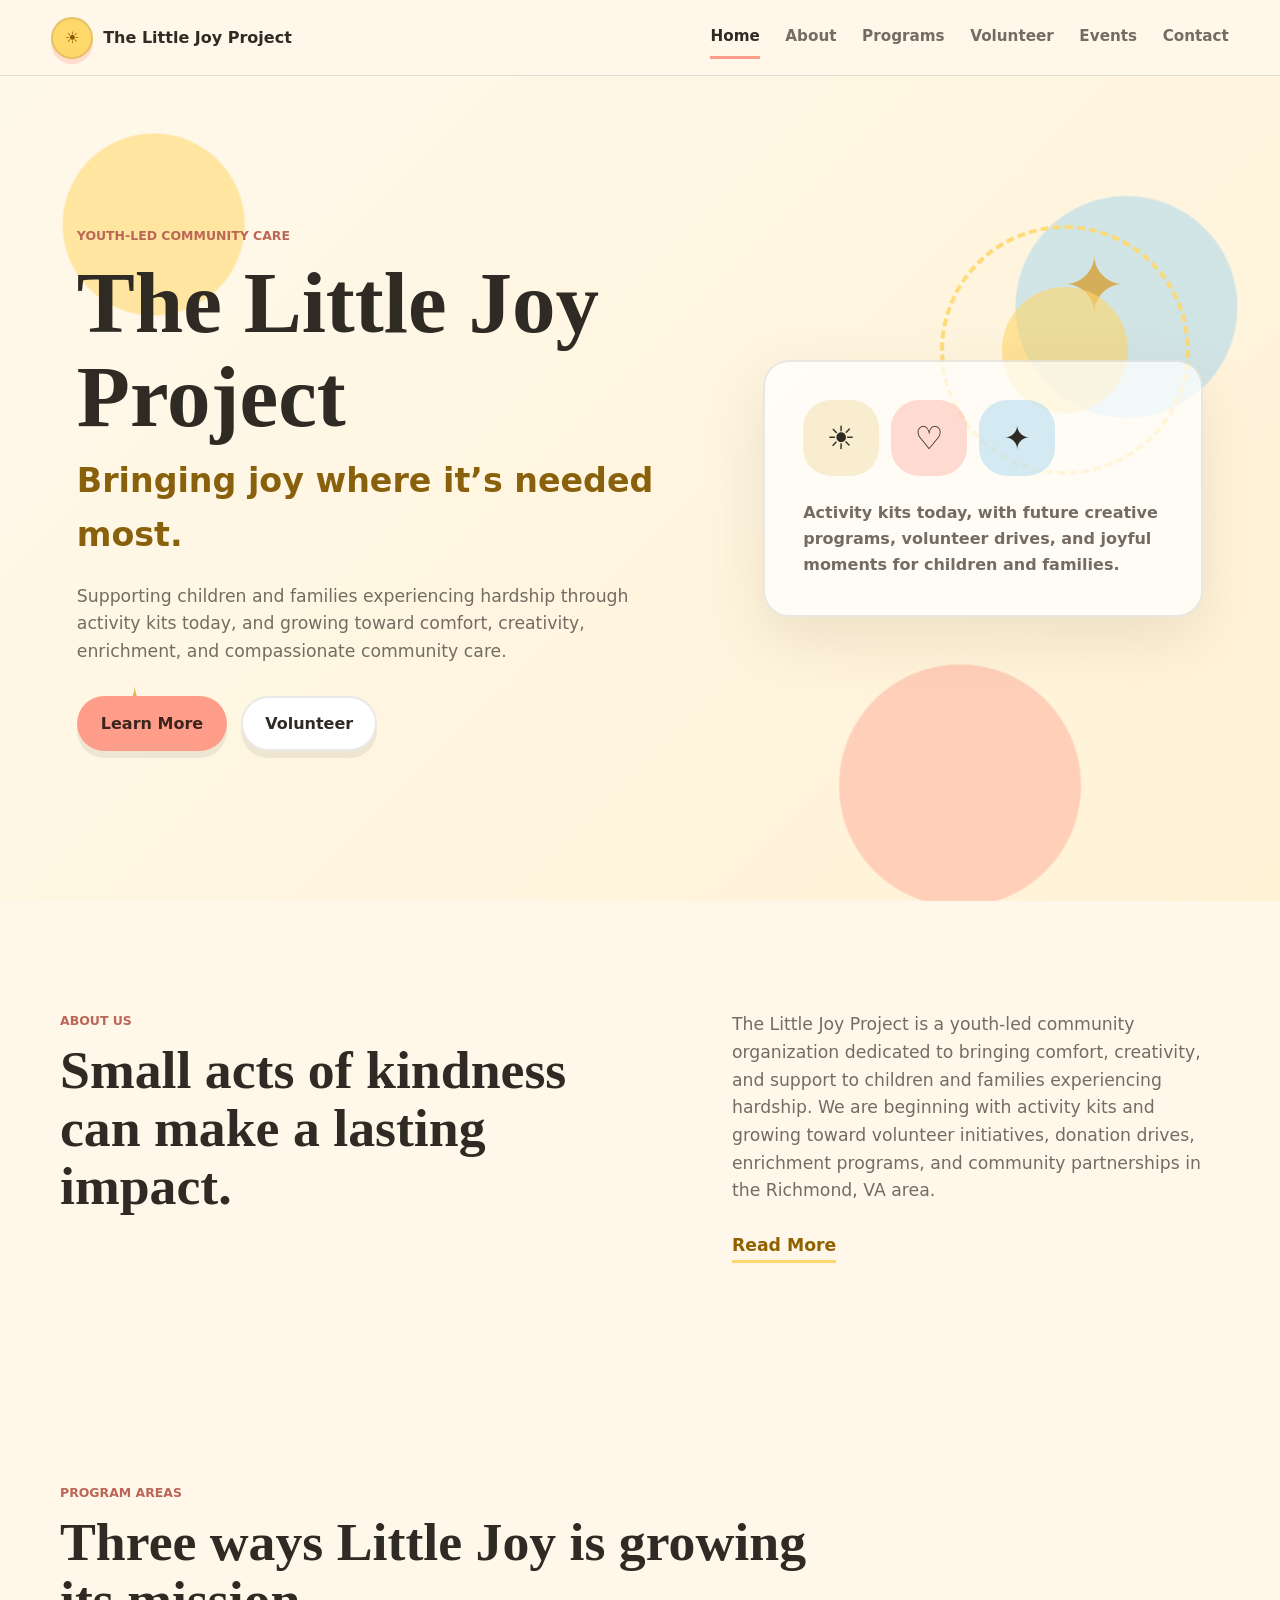
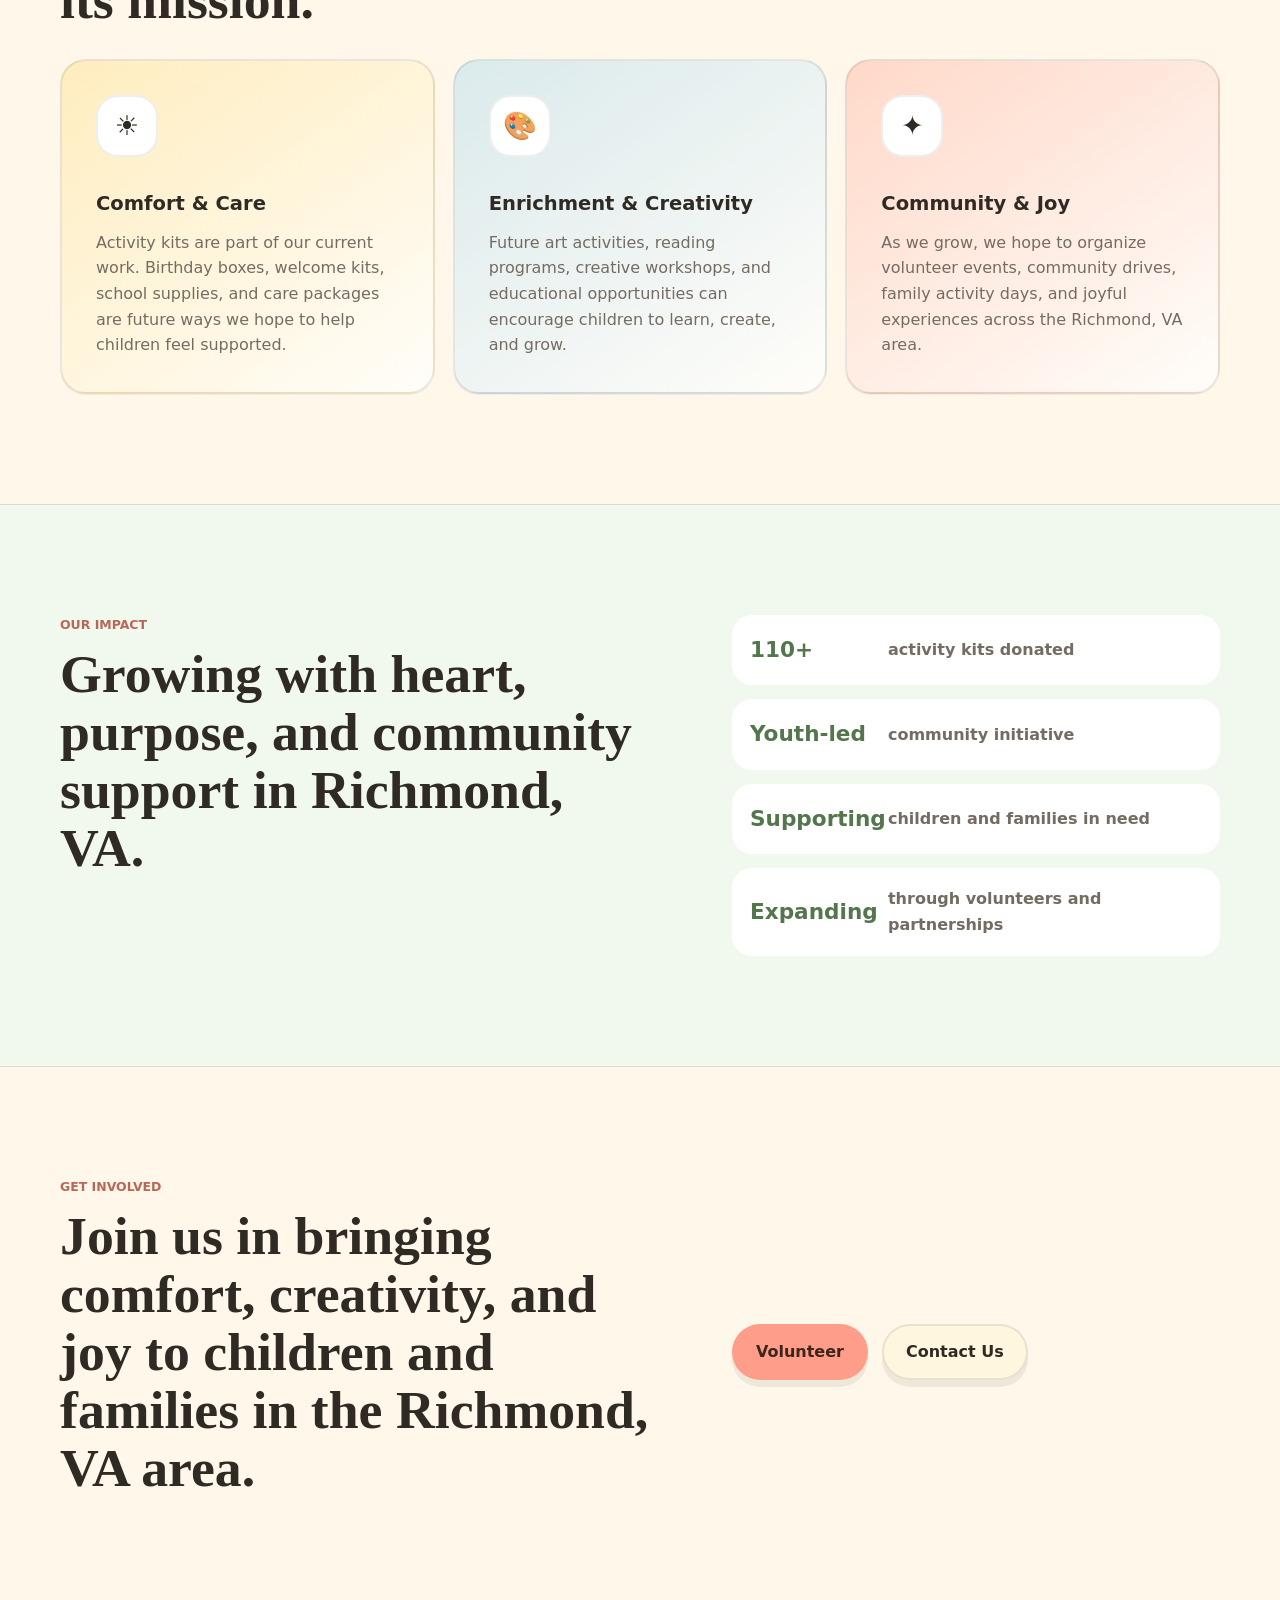
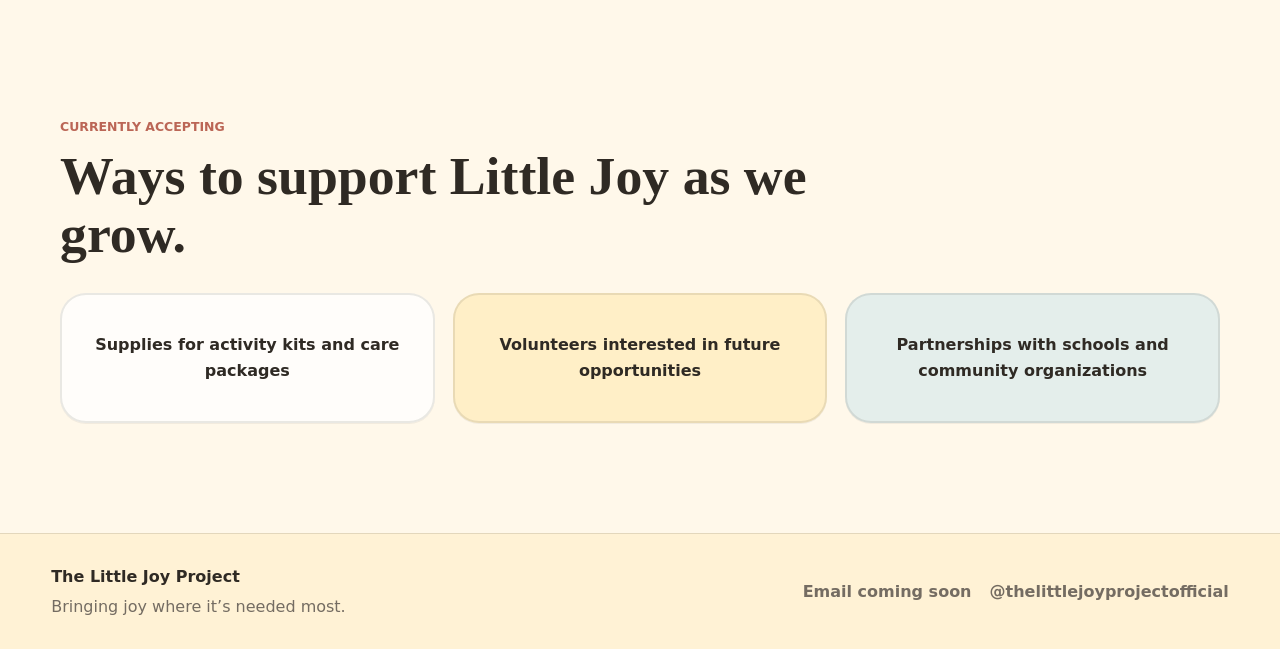
<file: index.html>
<!doctype html>
<html lang="en">
  <head>
    <meta charset="utf-8">
    <meta name="viewport" content="width=device-width, initial-scale=1">
    <title>The Little Joy Project</title>
    <meta
      name="description"
      content="The Little Joy Project supports children and families experiencing hardship through comfort, creativity, enrichment, and compassionate community care."
    >
    <link rel="stylesheet" href="styles.css">
  </head>
  <body>
    <header class="site-header">
      <a class="brand" href="index.html" aria-label="The Little Joy Project home">
        <span class="brand-mark" aria-hidden="true">☀</span>
        <span>The Little Joy Project</span>
      </a>
      <button class="menu-button" type="button" aria-expanded="false" aria-controls="site-nav">
        <span></span><span></span><span></span>
        <span class="sr-only">Menu</span>
      </button>
      <nav id="site-nav" class="site-nav" aria-label="Main navigation">
        <a class="active" href="index.html">Home</a>
        <a href="about.html">About</a>
        <a href="programs.html">Programs</a>
        <a href="volunteer.html">Volunteer</a>
        <a href="events.html">Events</a>
        <a href="contact.html">Contact</a>
      </nav>
    </header>

    <main>
      <section class="hero joy-field">
        <div class="sparkle sparkle-one">✦</div>
        <div class="sparkle sparkle-two">✧</div>
        <div class="sun-doodle" aria-hidden="true">
          <span></span>
        </div>
        <div class="hero-content">
          <p class="eyebrow">Youth-led community care</p>
          <h1>The Little Joy Project</h1>
          <p class="tagline">Bringing joy where it’s needed most.</p>
          <p class="hero-copy">
            Supporting children and families experiencing hardship through activity kits today, and
            growing toward comfort, creativity, enrichment, and compassionate community care.
          </p>
          <div class="hero-actions">
            <a class="button primary" href="about.html">Learn More</a>
            <a class="button secondary" href="volunteer.html">Volunteer</a>
          </div>
        </div>
        <div class="hero-card" aria-label="Little Joy Project values">
          <div class="mini-illustration">
            <span>☀</span>
            <span>♡</span>
            <span>✦</span>
          </div>
          <p>Activity kits today, with future creative programs, volunteer drives, and joyful moments for children and families.</p>
        </div>
      </section>

      <section class="section split">
        <div>
          <p class="eyebrow">About Us</p>
          <h2>Small acts of kindness can make a lasting impact.</h2>
        </div>
        <div class="copy-block">
          <p>
            The Little Joy Project is a youth-led community organization dedicated to bringing
            comfort, creativity, and support to children and families experiencing hardship. We are
            beginning with activity kits and growing toward volunteer initiatives, donation drives,
            enrichment programs, and community partnerships in the Richmond, VA area.
          </p>
          <a class="text-link" href="about.html">Read More</a>
        </div>
      </section>

      <section class="section">
        <div class="section-heading">
          <p class="eyebrow">Program Areas</p>
          <h2>Three ways Little Joy is growing its mission.</h2>
        </div>
        <div class="card-grid three">
          <article class="program-card yellow">
            <span class="card-icon" aria-hidden="true">☀</span>
            <h3>Comfort & Care</h3>
            <p>
              Activity kits are part of our current work. Birthday boxes, welcome kits, school
              supplies, and care packages are future ways we hope to help children feel supported.
            </p>
          </article>
          <article class="program-card blue">
            <span class="card-icon" aria-hidden="true">🎨</span>
            <h3>Enrichment & Creativity</h3>
            <p>
              Future art activities, reading programs, creative workshops, and educational
              opportunities can encourage children to learn, create, and grow.
            </p>
          </article>
          <article class="program-card coral">
            <span class="card-icon" aria-hidden="true">✦</span>
            <h3>Community & Joy</h3>
            <p>
              As we grow, we hope to organize volunteer events, community drives, family activity
              days, and joyful experiences across the Richmond, VA area.
            </p>
          </article>
        </div>
      </section>

      <section class="impact-band">
        <div class="section impact-grid">
          <div>
            <p class="eyebrow">Our Impact</p>
          <h2>Growing with heart, purpose, and community support in Richmond, VA.</h2>
          </div>
          <ul class="impact-list">
            <li><strong>110+</strong><span>activity kits donated</span></li>
            <li><strong>Youth-led</strong><span>community initiative</span></li>
            <li><strong>Supporting</strong><span>children and families in need</span></li>
            <li><strong>Expanding</strong><span>through volunteers and partnerships</span></li>
          </ul>
        </div>
      </section>

      <section class="section get-involved">
        <div>
          <p class="eyebrow">Get Involved</p>
          <h2>Join us in bringing comfort, creativity, and joy to children and families in the Richmond, VA area.</h2>
        </div>
        <div class="hero-actions">
          <a class="button primary" href="volunteer.html">Volunteer</a>
          <a class="button secondary light" href="contact.html">Contact Us</a>
        </div>
      </section>

      <section class="section accepting-panel">
        <div class="section-heading">
          <p class="eyebrow">Currently Accepting</p>
          <h2>Ways to support Little Joy as we grow.</h2>
        </div>
        <div class="card-grid three">
          <article class="mini-card">Supplies for activity kits and care packages</article>
          <article class="mini-card">Volunteers interested in future opportunities</article>
          <article class="mini-card">Partnerships with schools and community organizations</article>
        </div>
      </section>
    </main>

    <footer class="site-footer">
      <div>
        <strong>The Little Joy Project</strong>
        <p>Bringing joy where it’s needed most.</p>
      </div>
      <div class="footer-links">
        <span>Email coming soon</span>
        <a href="https://www.instagram.com/thelittlejoyprojectofficial/" target="_blank" rel="noreferrer">@thelittlejoyprojectofficial</a>
      </div>
    </footer>

    <script src="script.js"></script>
  </body>
</html>
</file>
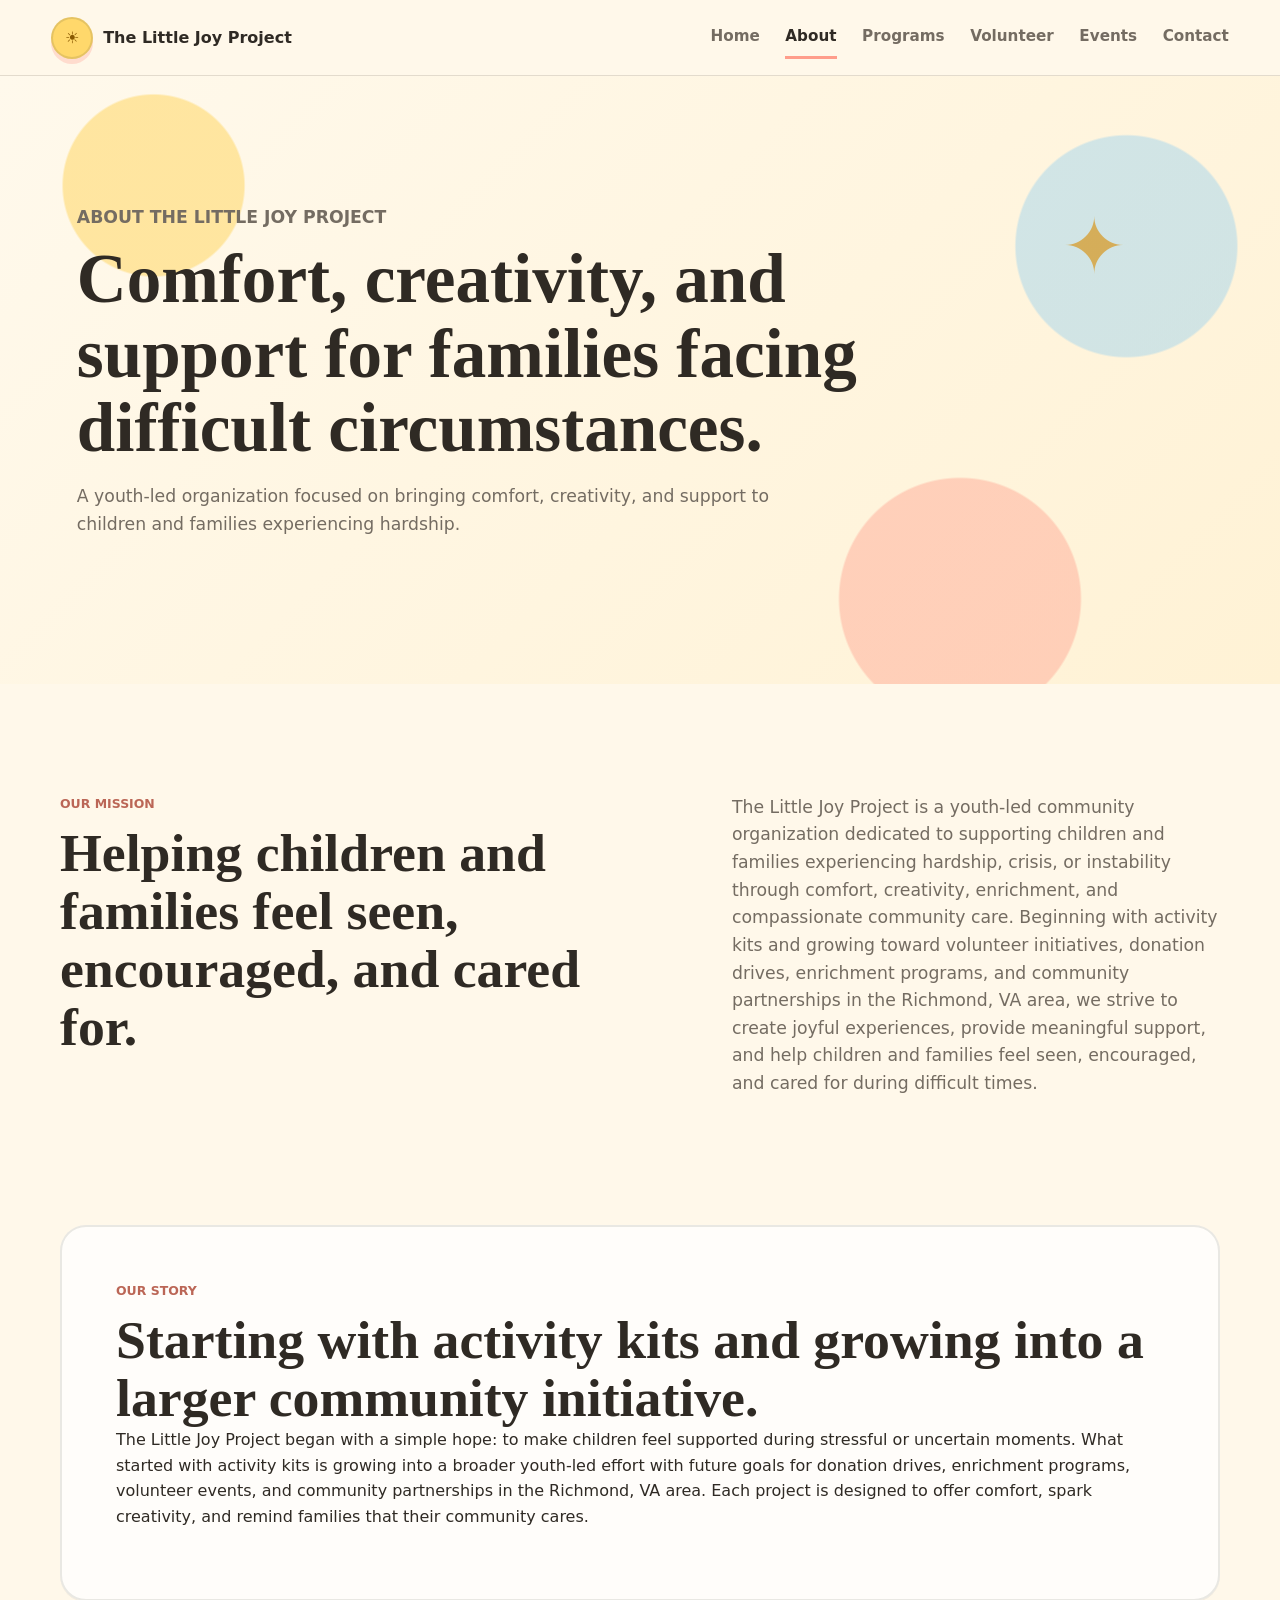
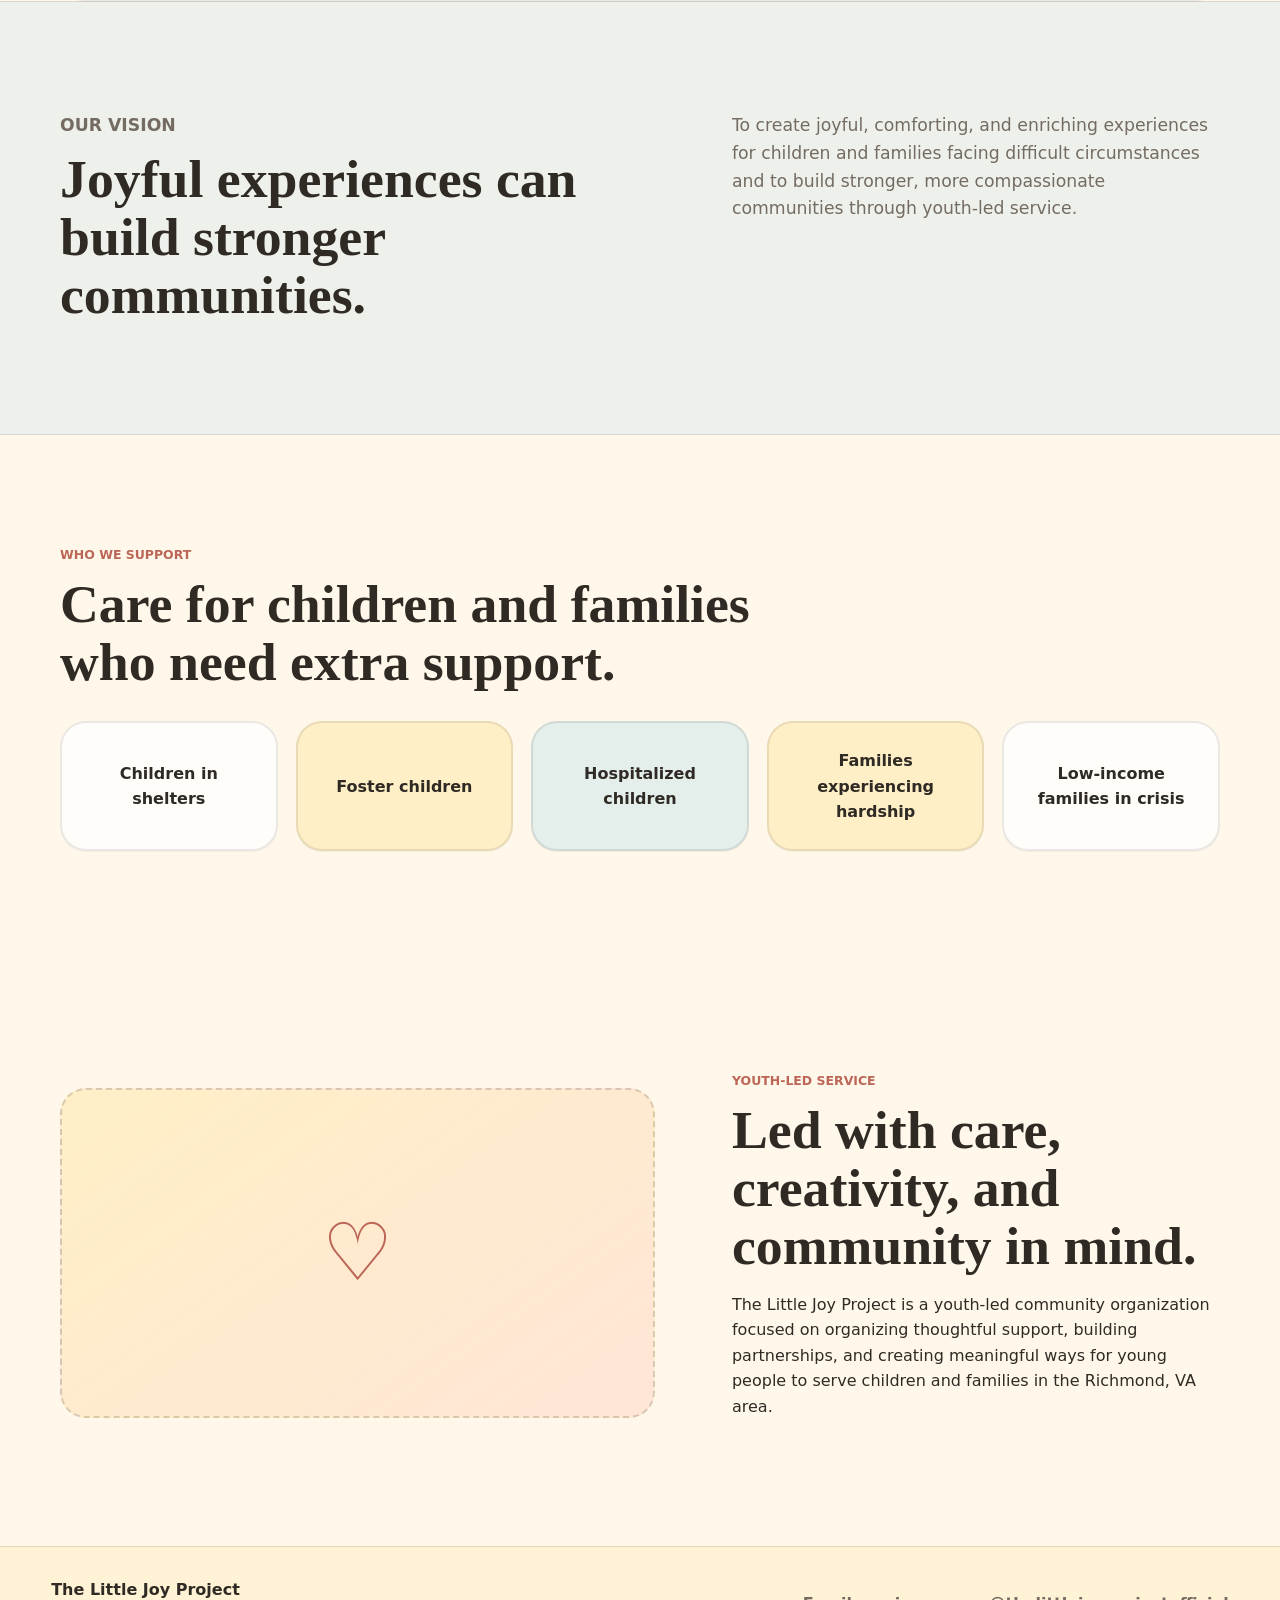
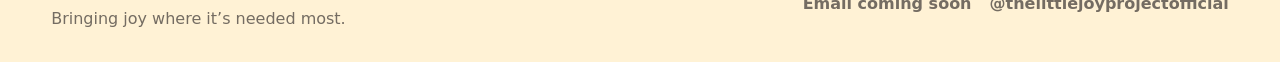
<file: about.html>
<!doctype html>
<html lang="en">
  <head>
    <meta charset="utf-8">
    <meta name="viewport" content="width=device-width, initial-scale=1">
    <title>About | The Little Joy Project</title>
    <meta name="description" content="Learn about The Little Joy Project, a youth-led organization supporting children and families experiencing hardship.">
    <link rel="stylesheet" href="styles.css">
  </head>
  <body>
    <header class="site-header">
      <a class="brand" href="index.html" aria-label="The Little Joy Project home"><span class="brand-mark">☀</span><span>The Little Joy Project</span></a>
      <button class="menu-button" type="button" aria-expanded="false" aria-controls="site-nav"><span></span><span></span><span></span><span class="sr-only">Menu</span></button>
      <nav id="site-nav" class="site-nav" aria-label="Main navigation">
        <a href="index.html">Home</a><a class="active" href="about.html">About</a><a href="programs.html">Programs</a><a href="volunteer.html">Volunteer</a><a href="events.html">Events</a><a href="contact.html">Contact</a>
      </nav>
    </header>
    <main>
      <section class="page-hero joy-field">
        <div class="sparkle sparkle-one">✦</div>
        <div class="page-hero-inner">
          <p class="eyebrow">About The Little Joy Project</p>
          <h1>Comfort, creativity, and support for families facing difficult circumstances.</h1>
          <p>A youth-led organization focused on bringing comfort, creativity, and support to children and families experiencing hardship.</p>
        </div>
      </section>

      <section class="section split">
        <div><p class="eyebrow">Our Mission</p><h2>Helping children and families feel seen, encouraged, and cared for.</h2></div>
        <div class="copy-block">
          <p>
            The Little Joy Project is a youth-led community organization dedicated to supporting
            children and families experiencing hardship, crisis, or instability through comfort,
            creativity, enrichment, and compassionate community care. Beginning with activity kits
            and growing toward volunteer initiatives, donation drives, enrichment programs, and
            community partnerships in the Richmond, VA area, we strive to create joyful experiences,
            provide meaningful support, and help children and families feel seen, encouraged, and
            cared for during difficult times.
          </p>
        </div>
      </section>

      <section class="section story-panel">
        <p class="eyebrow">Our Story</p>
        <h2>Starting with activity kits and growing into a larger community initiative.</h2>
        <p>
          The Little Joy Project began with a simple hope: to make children feel supported during
          stressful or uncertain moments. What started with activity kits is growing into a broader
          youth-led effort with future goals for donation drives, enrichment programs, volunteer
          events, and community partnerships in the Richmond, VA area. Each project is designed to
          offer comfort, spark creativity, and remind families that their community cares.
        </p>
      </section>

      <section class="section split soft-section">
        <div><p class="eyebrow">Our Vision</p><h2>Joyful experiences can build stronger communities.</h2></div>
        <p>
          To create joyful, comforting, and enriching experiences for children and families facing
          difficult circumstances and to build stronger, more compassionate communities through
          youth-led service.
        </p>
      </section>

      <section class="section">
        <div class="section-heading"><p class="eyebrow">Who We Support</p><h2>Care for children and families who need extra support.</h2></div>
        <div class="card-grid five">
          <article class="mini-card">Children in shelters</article>
          <article class="mini-card">Foster children</article>
          <article class="mini-card">Hospitalized children</article>
          <article class="mini-card">Families experiencing hardship</article>
          <article class="mini-card">Low-income families in crisis</article>
        </div>
      </section>

      <section class="section founder">
        <div class="founder-photo" aria-hidden="true">♡</div>
        <div>
          <p class="eyebrow">Youth-Led Service</p>
          <h2>Led with care, creativity, and community in mind.</h2>
          <p>
            The Little Joy Project is a youth-led community organization focused on organizing
            thoughtful support, building partnerships, and creating meaningful ways for young people
            to serve children and families in the Richmond, VA area.
          </p>
        </div>
      </section>
    </main>
    <footer class="site-footer"><div><strong>The Little Joy Project</strong><p>Bringing joy where it’s needed most.</p></div><div class="footer-links"><span>Email coming soon</span><a href="https://www.instagram.com/thelittlejoyprojectofficial/" target="_blank" rel="noreferrer">@thelittlejoyprojectofficial</a></div></footer>
    <script src="script.js"></script>
  </body>
</html>
</file>
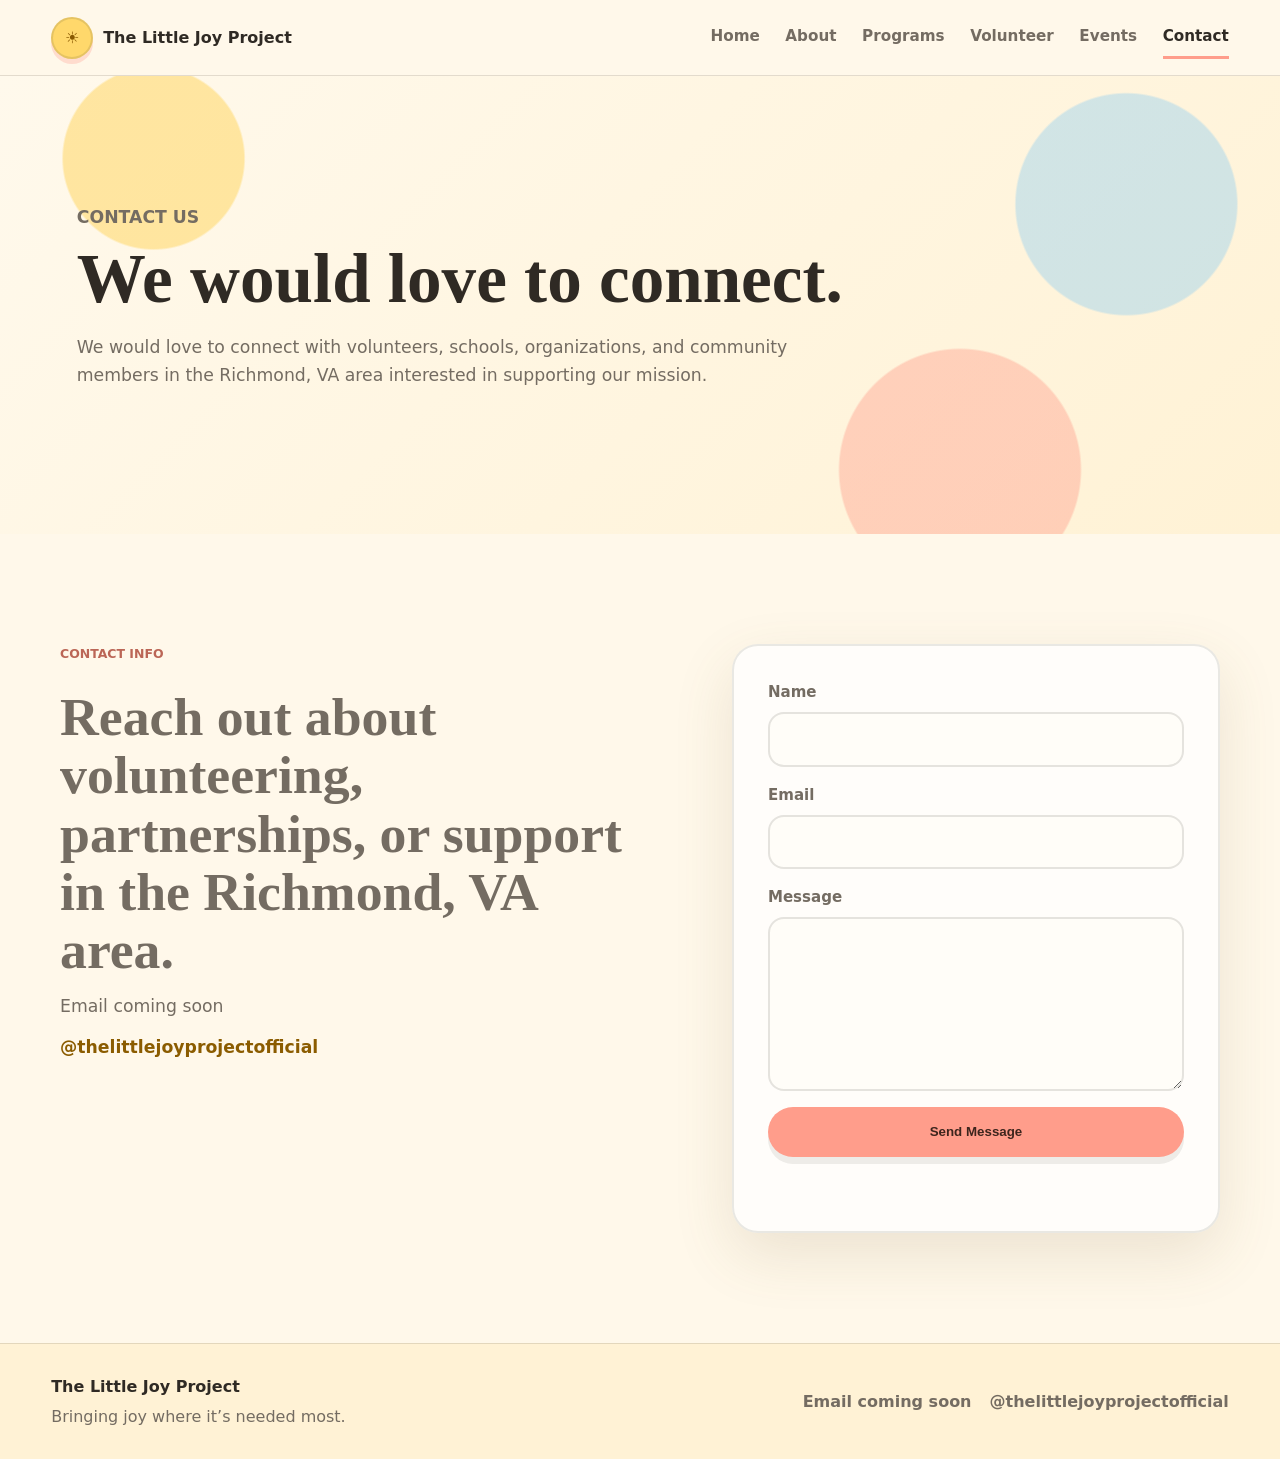
<file: contact.html>
<!doctype html>
<html lang="en">
  <head>
    <meta charset="utf-8">
    <meta name="viewport" content="width=device-width, initial-scale=1">
    <title>Contact | The Little Joy Project</title>
    <meta name="description" content="Contact The Little Joy Project about volunteering, partnerships, and community support.">
    <link rel="stylesheet" href="styles.css">
  </head>
  <body>
    <header class="site-header">
      <a class="brand" href="index.html" aria-label="The Little Joy Project home"><span class="brand-mark">☀</span><span>The Little Joy Project</span></a>
      <button class="menu-button" type="button" aria-expanded="false" aria-controls="site-nav"><span></span><span></span><span></span><span class="sr-only">Menu</span></button>
      <nav id="site-nav" class="site-nav" aria-label="Main navigation">
        <a href="index.html">Home</a><a href="about.html">About</a><a href="programs.html">Programs</a><a href="volunteer.html">Volunteer</a><a href="events.html">Events</a><a class="active" href="contact.html">Contact</a>
      </nav>
    </header>
    <main>
      <section class="page-hero joy-field">
        <div class="page-hero-inner">
          <p class="eyebrow">Contact Us</p>
          <h1>We would love to connect.</h1>
          <p>We would love to connect with volunteers, schools, organizations, and community members in the Richmond, VA area interested in supporting our mission.</p>
        </div>
      </section>
      <section class="section contact-layout">
        <div class="contact-info">
          <p class="eyebrow">Contact Info</p>
          <h2>Reach out about volunteering, partnerships, or support in the Richmond, VA area.</h2>
          <span>Email coming soon</span>
          <a href="https://www.instagram.com/thelittlejoyprojectofficial/" target="_blank" rel="noreferrer">@thelittlejoyprojectofficial</a>
        </div>
        <form class="contact-form" id="contact-form">
          <label>Name<input name="name" type="text" autocomplete="name" required></label>
          <label>Email<input name="email" type="email" autocomplete="email" required></label>
          <label>Message<textarea name="message" rows="6" required></textarea></label>
          <button class="button primary" type="submit">Send Message</button>
          <p class="form-status" role="status" aria-live="polite"></p>
        </form>
      </section>
    </main>
    <footer class="site-footer"><div><strong>The Little Joy Project</strong><p>Bringing joy where it’s needed most.</p></div><div class="footer-links"><span>Email coming soon</span><a href="https://www.instagram.com/thelittlejoyprojectofficial/" target="_blank" rel="noreferrer">@thelittlejoyprojectofficial</a></div></footer>
    <script src="script.js"></script>
  </body>
</html>
</file>
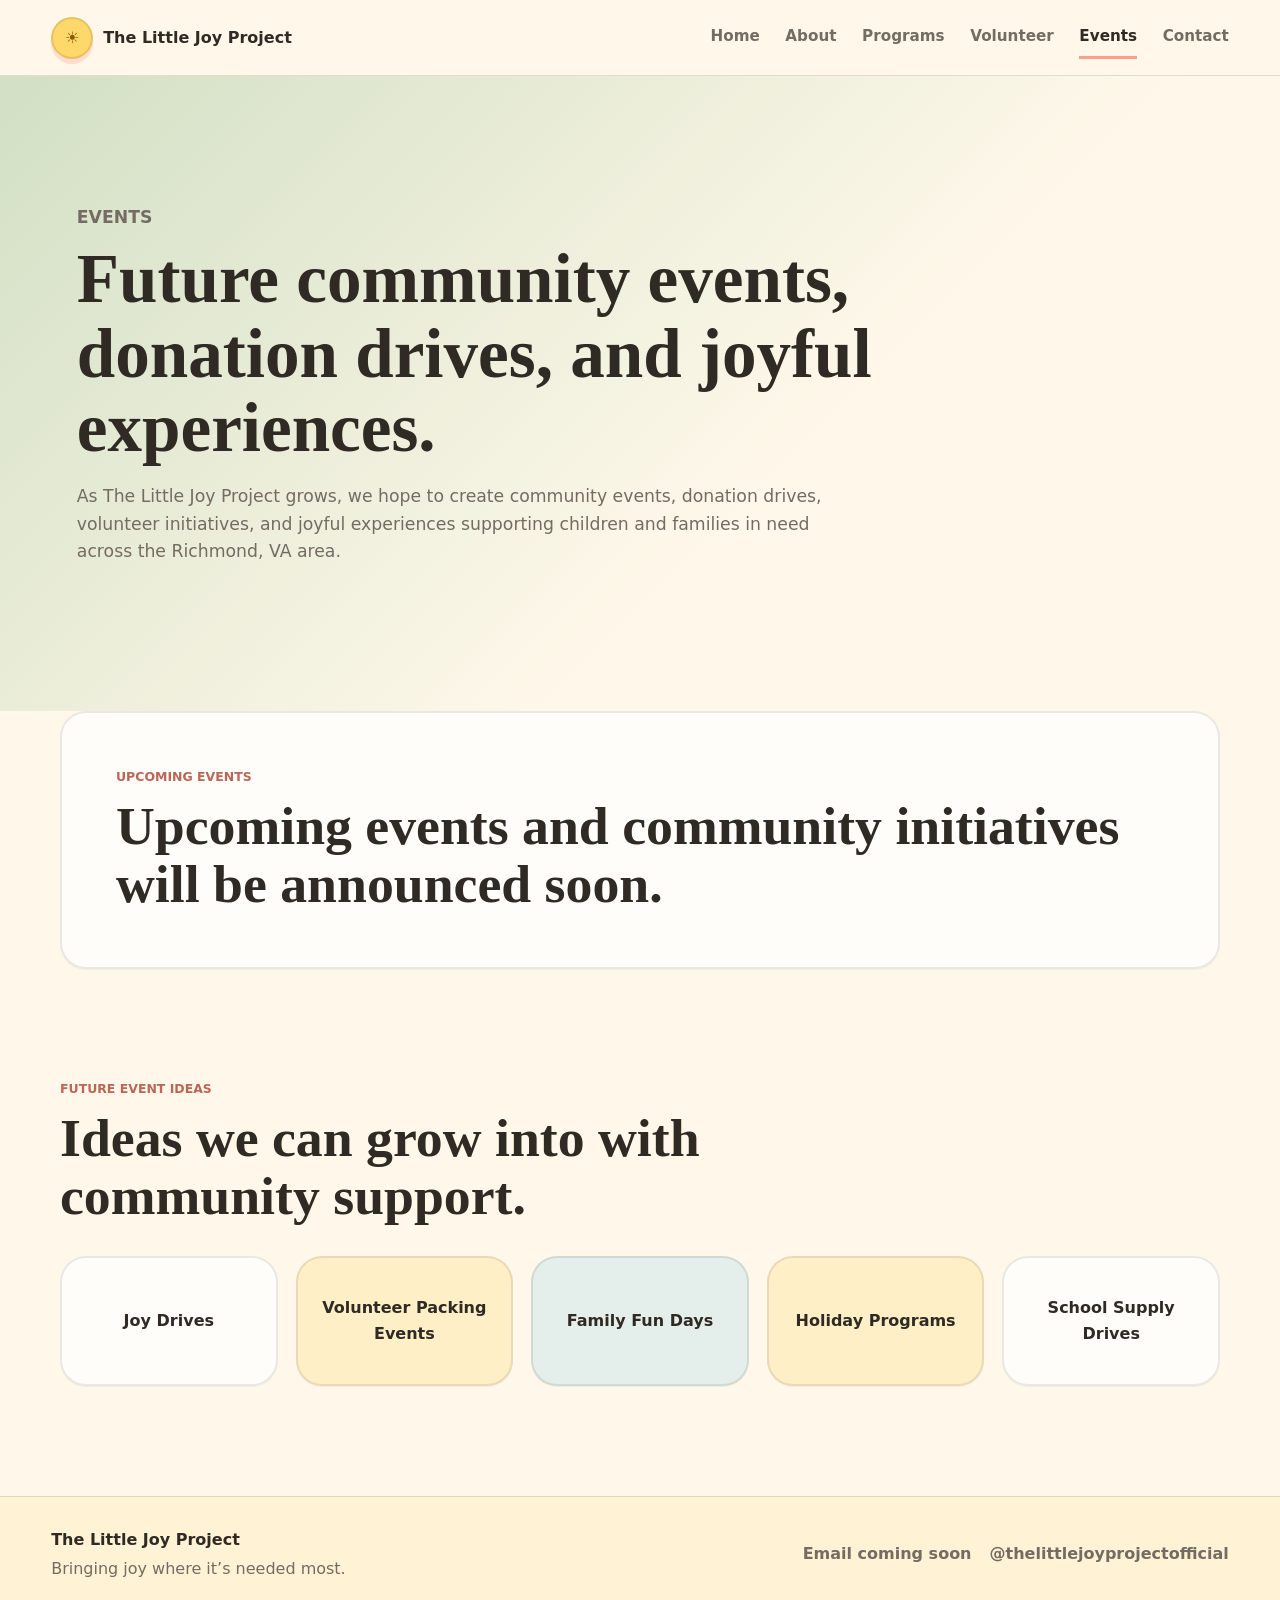
<file: events.html>
<!doctype html>
<html lang="en">
  <head>
    <meta charset="utf-8">
    <meta name="viewport" content="width=device-width, initial-scale=1">
    <title>Events | The Little Joy Project</title>
    <meta name="description" content="Future events, donation drives, volunteer initiatives, and joyful experiences from The Little Joy Project.">
    <link rel="stylesheet" href="styles.css">
  </head>
  <body>
    <header class="site-header">
      <a class="brand" href="index.html" aria-label="The Little Joy Project home"><span class="brand-mark">☀</span><span>The Little Joy Project</span></a>
      <button class="menu-button" type="button" aria-expanded="false" aria-controls="site-nav"><span></span><span></span><span></span><span class="sr-only">Menu</span></button>
      <nav id="site-nav" class="site-nav" aria-label="Main navigation">
        <a href="index.html">Home</a><a href="about.html">About</a><a href="programs.html">Programs</a><a href="volunteer.html">Volunteer</a><a class="active" href="events.html">Events</a><a href="contact.html">Contact</a>
      </nav>
    </header>
    <main>
      <section class="page-hero sage-wash">
        <div class="page-hero-inner">
          <p class="eyebrow">Events</p>
          <h1>Future community events, donation drives, and joyful experiences.</h1>
          <p>As The Little Joy Project grows, we hope to create community events, donation drives, volunteer initiatives, and joyful experiences supporting children and families in need across the Richmond, VA area.</p>
        </div>
      </section>
      <section class="section upcoming">
        <p class="eyebrow">Upcoming Events</p>
        <h2>Upcoming events and community initiatives will be announced soon.</h2>
      </section>
      <section class="section">
        <div class="section-heading"><p class="eyebrow">Future Event Ideas</p><h2>Ideas we can grow into with community support.</h2></div>
        <div class="card-grid five">
          <article class="mini-card">Joy Drives</article>
          <article class="mini-card">Volunteer Packing Events</article>
          <article class="mini-card">Family Fun Days</article>
          <article class="mini-card">Holiday Programs</article>
          <article class="mini-card">School Supply Drives</article>
        </div>
      </section>
    </main>
    <footer class="site-footer"><div><strong>The Little Joy Project</strong><p>Bringing joy where it’s needed most.</p></div><div class="footer-links"><span>Email coming soon</span><a href="https://www.instagram.com/thelittlejoyprojectofficial/" target="_blank" rel="noreferrer">@thelittlejoyprojectofficial</a></div></footer>
    <script src="script.js"></script>
  </body>
</html>
</file>
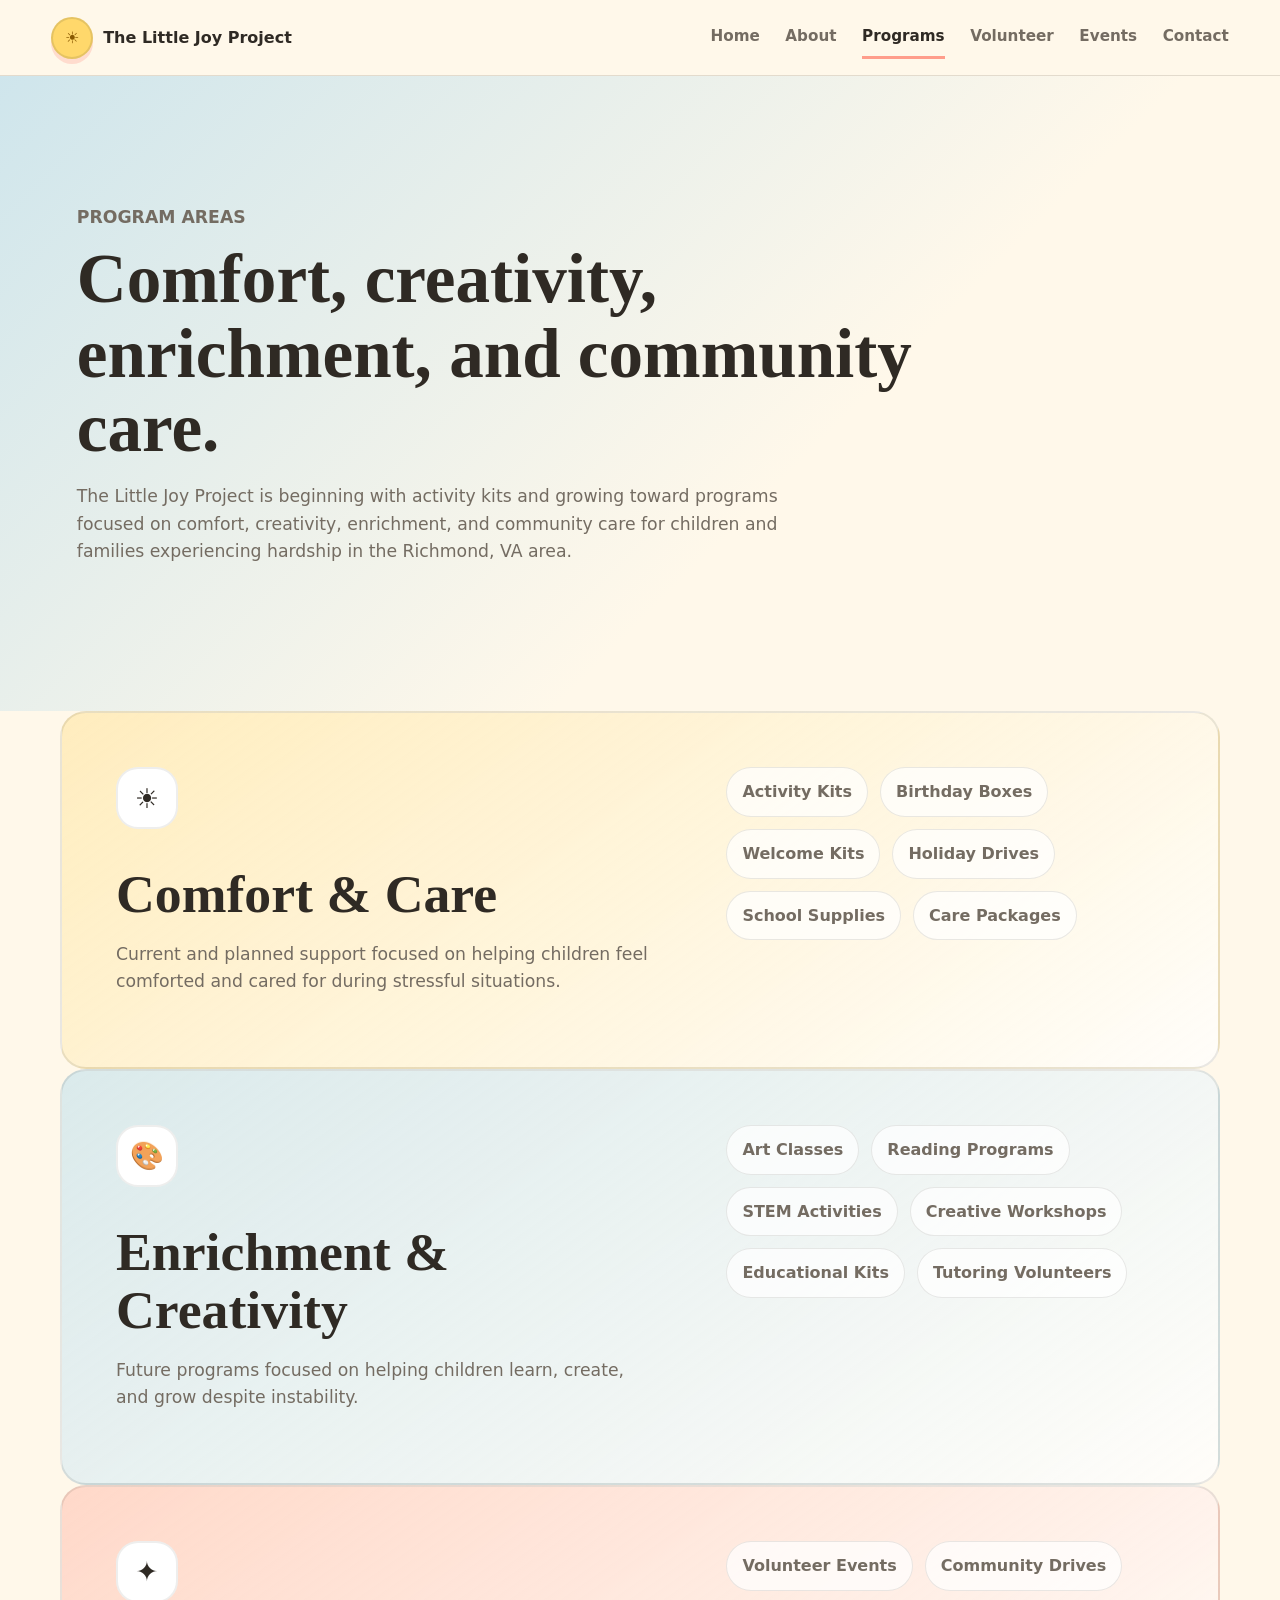
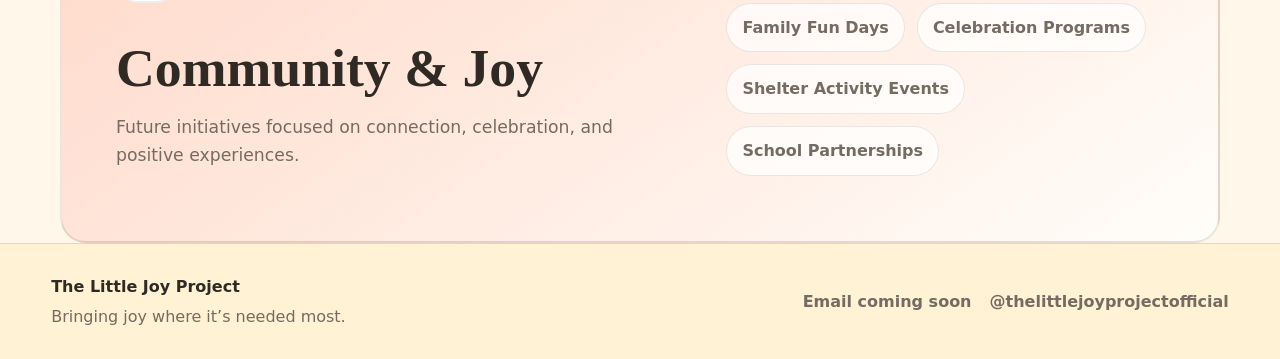
<file: programs.html>
<!doctype html>
<html lang="en">
  <head>
    <meta charset="utf-8">
    <meta name="viewport" content="width=device-width, initial-scale=1">
    <title>Programs | The Little Joy Project</title>
    <meta name="description" content="Explore The Little Joy Project program areas and future initiatives for comfort, creativity, enrichment, and community care.">
    <link rel="stylesheet" href="styles.css">
  </head>
  <body>
    <header class="site-header">
      <a class="brand" href="index.html" aria-label="The Little Joy Project home"><span class="brand-mark">☀</span><span>The Little Joy Project</span></a>
      <button class="menu-button" type="button" aria-expanded="false" aria-controls="site-nav"><span></span><span></span><span></span><span class="sr-only">Menu</span></button>
      <nav id="site-nav" class="site-nav" aria-label="Main navigation">
        <a href="index.html">Home</a><a href="about.html">About</a><a class="active" href="programs.html">Programs</a><a href="volunteer.html">Volunteer</a><a href="events.html">Events</a><a href="contact.html">Contact</a>
      </nav>
    </header>
    <main>
      <section class="page-hero blue-wash">
        <div class="page-hero-inner">
          <p class="eyebrow">Program Areas</p>
          <h1>Comfort, creativity, enrichment, and community care.</h1>
          <p>The Little Joy Project is beginning with activity kits and growing toward programs focused on comfort, creativity, enrichment, and community care for children and families experiencing hardship in the Richmond, VA area.</p>
        </div>
      </section>
      <section class="section program-detail yellow">
        <div><span class="card-icon">☀</span><h2>Comfort & Care</h2><p>Current and planned support focused on helping children feel comforted and cared for during stressful situations.</p></div>
        <ul class="pill-list"><li>Activity Kits</li><li>Birthday Boxes</li><li>Welcome Kits</li><li>Holiday Drives</li><li>School Supplies</li><li>Care Packages</li></ul>
      </section>
      <section class="section program-detail blue">
        <div><span class="card-icon">🎨</span><h2>Enrichment & Creativity</h2><p>Future programs focused on helping children learn, create, and grow despite instability.</p></div>
        <ul class="pill-list"><li>Art Classes</li><li>Reading Programs</li><li>STEM Activities</li><li>Creative Workshops</li><li>Educational Kits</li><li>Tutoring Volunteers</li></ul>
      </section>
      <section class="section program-detail coral">
        <div><span class="card-icon">✦</span><h2>Community & Joy</h2><p>Future initiatives focused on connection, celebration, and positive experiences.</p></div>
        <ul class="pill-list"><li>Volunteer Events</li><li>Community Drives</li><li>Family Fun Days</li><li>Celebration Programs</li><li>Shelter Activity Events</li><li>School Partnerships</li></ul>
      </section>
    </main>
    <footer class="site-footer"><div><strong>The Little Joy Project</strong><p>Bringing joy where it’s needed most.</p></div><div class="footer-links"><span>Email coming soon</span><a href="https://www.instagram.com/thelittlejoyprojectofficial/" target="_blank" rel="noreferrer">@thelittlejoyprojectofficial</a></div></footer>
    <script src="script.js"></script>
  </body>
</html>
</file>
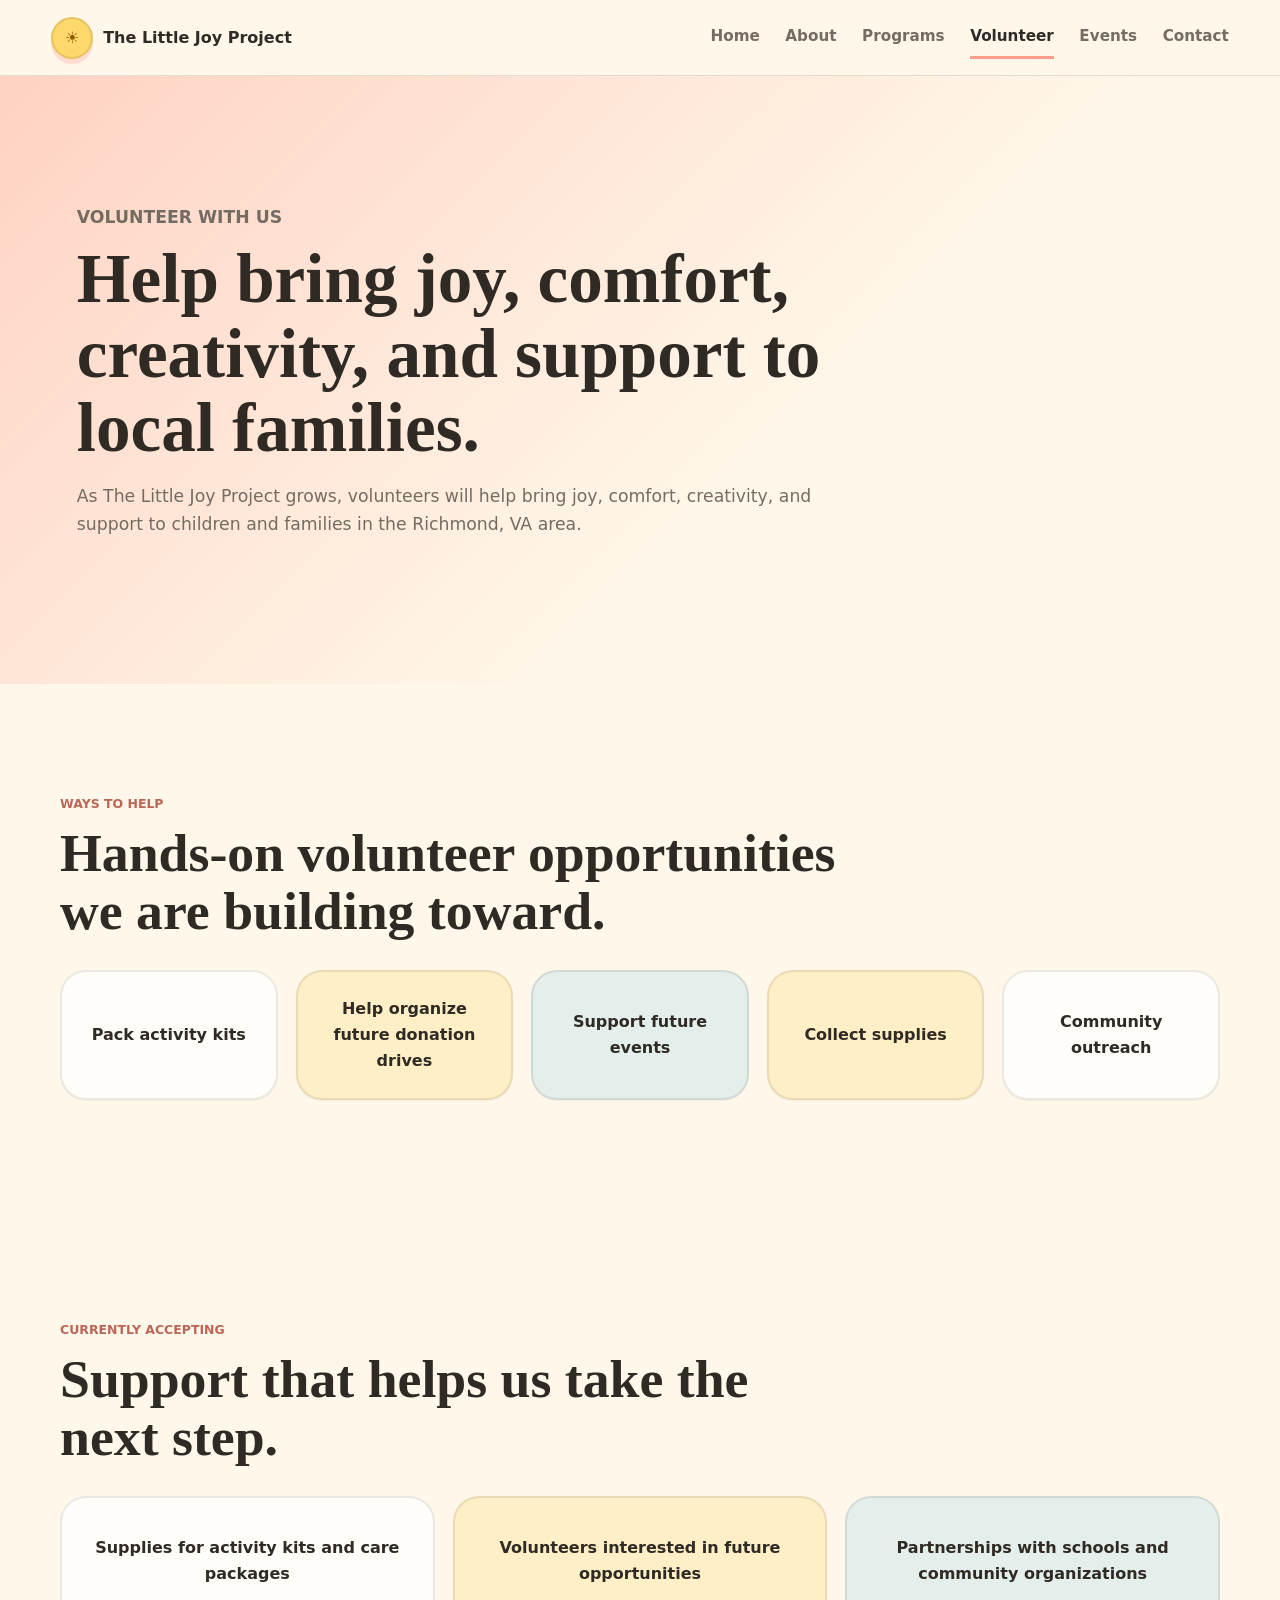
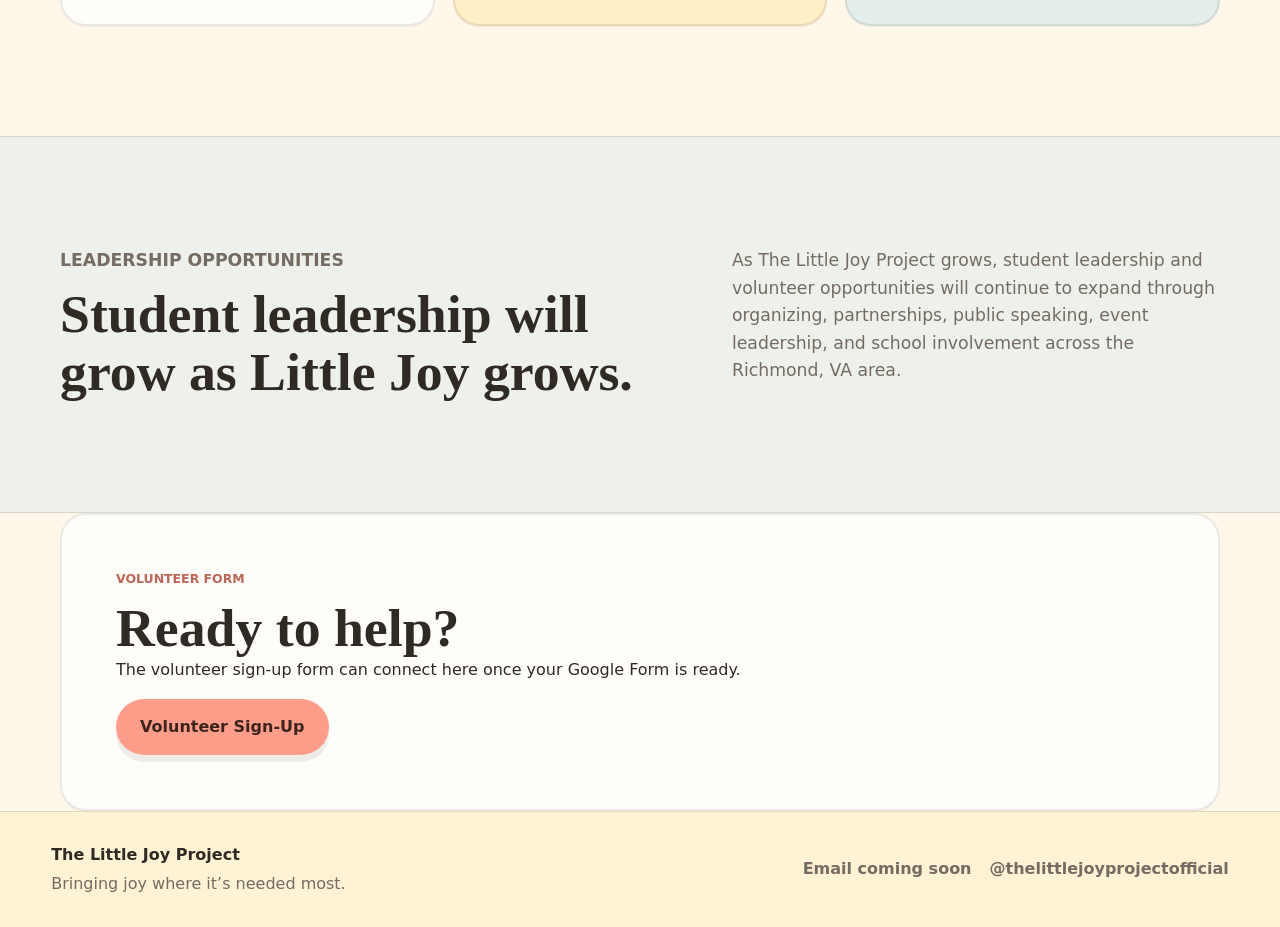
<file: volunteer.html>
<!doctype html>
<html lang="en">
  <head>
    <meta charset="utf-8">
    <meta name="viewport" content="width=device-width, initial-scale=1">
    <title>Volunteer | The Little Joy Project</title>
    <meta name="description" content="Volunteer with The Little Joy Project as it grows support for children and families through comfort, creativity, and community care.">
    <link rel="stylesheet" href="styles.css">
  </head>
  <body>
    <header class="site-header">
      <a class="brand" href="index.html" aria-label="The Little Joy Project home"><span class="brand-mark">☀</span><span>The Little Joy Project</span></a>
      <button class="menu-button" type="button" aria-expanded="false" aria-controls="site-nav"><span></span><span></span><span></span><span class="sr-only">Menu</span></button>
      <nav id="site-nav" class="site-nav" aria-label="Main navigation">
        <a href="index.html">Home</a><a href="about.html">About</a><a href="programs.html">Programs</a><a class="active" href="volunteer.html">Volunteer</a><a href="events.html">Events</a><a href="contact.html">Contact</a>
      </nav>
    </header>
    <main>
      <section class="page-hero coral-wash">
        <div class="page-hero-inner">
          <p class="eyebrow">Volunteer With Us</p>
          <h1>Help bring joy, comfort, creativity, and support to local families.</h1>
          <p>As The Little Joy Project grows, volunteers will help bring joy, comfort, creativity, and support to children and families in the Richmond, VA area.</p>
        </div>
      </section>
      <section class="section">
        <div class="section-heading"><p class="eyebrow">Ways To Help</p><h2>Hands-on volunteer opportunities we are building toward.</h2></div>
        <div class="card-grid five">
          <article class="mini-card">Pack activity kits</article>
          <article class="mini-card">Help organize future donation drives</article>
          <article class="mini-card">Support future events</article>
          <article class="mini-card">Collect supplies</article>
          <article class="mini-card">Community outreach</article>
        </div>
      </section>
      <section class="section accepting-panel">
        <div class="section-heading"><p class="eyebrow">Currently Accepting</p><h2>Support that helps us take the next step.</h2></div>
        <div class="card-grid three">
          <article class="mini-card">Supplies for activity kits and care packages</article>
          <article class="mini-card">Volunteers interested in future opportunities</article>
          <article class="mini-card">Partnerships with schools and community organizations</article>
        </div>
      </section>
      <section class="section split soft-section">
        <div><p class="eyebrow">Leadership Opportunities</p><h2>Student leadership will grow as Little Joy grows.</h2></div>
        <p>As The Little Joy Project grows, student leadership and volunteer opportunities will continue to expand through organizing, partnerships, public speaking, event leadership, and school involvement across the Richmond, VA area.</p>
      </section>
      <section class="section sign-up-panel">
        <p class="eyebrow">Volunteer Form</p>
        <h2>Ready to help?</h2>
        <p>The volunteer sign-up form can connect here once your Google Form is ready.</p>
        <a class="button primary" href="contact.html">Volunteer Sign-Up</a>
      </section>
    </main>
    <footer class="site-footer"><div><strong>The Little Joy Project</strong><p>Bringing joy where it’s needed most.</p></div><div class="footer-links"><span>Email coming soon</span><a href="https://www.instagram.com/thelittlejoyprojectofficial/" target="_blank" rel="noreferrer">@thelittlejoyprojectofficial</a></div></footer>
    <script src="script.js"></script>
  </body>
</html>
</file>
<file: styles.css>
:root {
  --ink: #2f2a24;
  --muted: #746c62;
  --cream: #fff8ea;
  --cream-deep: #f9edcf;
  --yellow: #ffd86b;
  --blue: #9fd3ee;
  --coral: #ff9d8b;
  --sage: #a8c9a1;
  --white: #ffffff;
  --line: rgba(101, 88, 72, 0.18);
  --shadow: 0 22px 60px rgba(122, 98, 54, 0.14);
  --radius: 26px;
}

* {
  box-sizing: border-box;
}

html {
  scroll-behavior: smooth;
}

body {
  margin: 0;
  background: var(--cream);
  color: var(--ink);
  font-family: "Trebuchet MS", "Avenir Next", ui-sans-serif, system-ui, sans-serif;
  line-height: 1.6;
}

a {
  color: inherit;
  text-decoration: none;
}

.sr-only {
  position: absolute;
  width: 1px;
  height: 1px;
  padding: 0;
  margin: -1px;
  overflow: hidden;
  clip: rect(0, 0, 0, 0);
  white-space: nowrap;
  border: 0;
}

.site-header {
  position: sticky;
  top: 0;
  z-index: 20;
  display: flex;
  align-items: center;
  justify-content: space-between;
  gap: 20px;
  padding: 16px clamp(18px, 4vw, 58px);
  background: rgba(255, 248, 234, 0.9);
  border-bottom: 1px solid var(--line);
  backdrop-filter: blur(18px);
}

.brand {
  display: inline-flex;
  align-items: center;
  gap: 10px;
  font-weight: 900;
  color: var(--ink);
}

.brand-mark {
  display: grid;
  place-items: center;
  width: 42px;
  height: 42px;
  border: 2px solid rgba(47, 42, 36, 0.12);
  border-radius: 50%;
  background: var(--yellow);
  color: #8a5a00;
  box-shadow: 0 5px 0 rgba(255, 157, 139, 0.3);
}

.site-nav {
  display: flex;
  align-items: center;
  gap: clamp(12px, 2vw, 26px);
  color: var(--muted);
  font-size: 0.95rem;
  font-weight: 800;
}

.site-nav a {
  padding: 8px 0;
  border-bottom: 3px solid transparent;
}

.site-nav a:hover,
.site-nav a.active {
  color: var(--ink);
  border-color: var(--coral);
}

.menu-button {
  display: none;
}

.joy-field {
  background:
    radial-gradient(circle at 12% 18%, rgba(255, 216, 107, 0.58) 0 90px, transparent 92px),
    radial-gradient(circle at 88% 28%, rgba(159, 211, 238, 0.48) 0 110px, transparent 112px),
    radial-gradient(circle at 75% 86%, rgba(255, 157, 139, 0.42) 0 120px, transparent 122px),
    linear-gradient(135deg, #fff9ec, #fff2d5);
}

.blue-wash {
  background: linear-gradient(135deg, rgba(159, 211, 238, 0.5), #fff8ea 62%);
}

.coral-wash {
  background: linear-gradient(135deg, rgba(255, 157, 139, 0.42), #fff8ea 62%);
}

.sage-wash {
  background: linear-gradient(135deg, rgba(168, 201, 161, 0.52), #fff8ea 62%);
}

.hero {
  position: relative;
  display: grid;
  grid-template-columns: minmax(0, 1fr) minmax(260px, 440px);
  align-items: center;
  gap: clamp(28px, 6vw, 78px);
  min-height: calc(100vh - 75px);
  padding: clamp(42px, 6vw, 86px) clamp(18px, 6vw, 84px);
  overflow: hidden;
}

.hero-content,
.page-hero-inner {
  position: relative;
  z-index: 2;
  max-width: 850px;
}

.eyebrow {
  margin: 0 0 10px;
  color: #bb6656;
  font-size: 0.78rem;
  font-weight: 900;
  letter-spacing: 0;
  text-transform: uppercase;
}

h1,
h2,
h3,
p {
  overflow-wrap: anywhere;
}

h1,
h2,
h3 {
  margin: 0;
  line-height: 1.08;
  letter-spacing: 0;
}

h1 {
  font-family: Georgia, "Times New Roman", serif;
  font-size: clamp(3rem, 6.8vw, 6.2rem);
}

h2 {
  font-family: Georgia, "Times New Roman", serif;
  font-size: clamp(2rem, 4.2vw, 4.5rem);
}

h3 {
  font-size: 1.22rem;
}

.tagline {
  margin: 10px 0 0;
  color: #89610c;
  font-size: clamp(1.35rem, 2.6vw, 2.2rem);
  font-weight: 900;
}

.hero-copy,
.page-hero p,
.copy-block,
.soft-section p,
.program-detail p,
.contact-info {
  color: var(--muted);
  font-size: 1.08rem;
}

.hero-copy {
  max-width: 760px;
  margin: 22px 0 0;
}

.hero-actions {
  display: flex;
  flex-wrap: wrap;
  gap: 14px;
  margin-top: 30px;
}

.button {
  display: inline-flex;
  align-items: center;
  justify-content: center;
  min-height: 50px;
  padding: 13px 22px;
  border: 2px solid transparent;
  border-radius: 999px;
  font-weight: 900;
  cursor: pointer;
  box-shadow: 0 7px 0 rgba(47, 42, 36, 0.08);
}

.button.primary {
  background: var(--coral);
  color: #3d251d;
}

.button.secondary {
  background: var(--white);
  border-color: rgba(47, 42, 36, 0.1);
  color: var(--ink);
}

.button.secondary.light {
  background: #fff6df;
}

.hero-card {
  position: relative;
  z-index: 2;
  padding: clamp(24px, 4vw, 38px);
  border: 2px solid rgba(47, 42, 36, 0.1);
  border-radius: var(--radius);
  background: rgba(255, 255, 255, 0.72);
  box-shadow: var(--shadow);
}

.hero-card p {
  margin: 24px 0 0;
  color: var(--muted);
  font-weight: 800;
}

.mini-illustration {
  display: grid;
  grid-template-columns: repeat(3, 76px);
  gap: 12px;
}

.mini-illustration span {
  display: grid;
  place-items: center;
  aspect-ratio: 1;
  border-radius: 28px;
  background: var(--cream-deep);
  font-size: 2rem;
}

.mini-illustration span:nth-child(2) {
  background: rgba(255, 157, 139, 0.36);
}

.mini-illustration span:nth-child(3) {
  background: rgba(159, 211, 238, 0.46);
}

.sparkle {
  position: absolute;
  color: #d8971f;
  font-size: clamp(2.4rem, 6vw, 5rem);
  opacity: 0.7;
}

.sparkle-one {
  top: 18%;
  right: 12%;
}

.sparkle-two {
  bottom: 15%;
  left: 8%;
}

.sun-doodle {
  position: absolute;
  right: clamp(18px, 7vw, 120px);
  top: 18%;
  width: clamp(130px, 22vw, 250px);
  aspect-ratio: 1;
  border: 4px dashed rgba(255, 216, 107, 0.86);
  border-radius: 50%;
}

.sun-doodle span {
  position: absolute;
  inset: 24%;
  border-radius: 50%;
  background: rgba(255, 216, 107, 0.6);
}

.section {
  width: min(1160px, calc(100% - 36px));
  margin: 0 auto;
  padding: clamp(62px, 9vw, 110px) 0;
}

.split,
.impact-grid,
.get-involved,
.contact-layout,
.program-detail,
.founder {
  display: grid;
  grid-template-columns: minmax(0, 1fr) minmax(280px, 0.82fr);
  gap: clamp(28px, 6vw, 82px);
  align-items: start;
}

.copy-block p,
.story-panel p,
.soft-section p,
.sign-up-panel p,
.upcoming p,
.contact-info p {
  margin-top: 0;
}

.text-link {
  display: inline-flex;
  margin-top: 10px;
  color: #916100;
  font-weight: 900;
  border-bottom: 3px solid var(--yellow);
}

.section-heading {
  max-width: 780px;
  margin-bottom: 30px;
}

.card-grid {
  display: grid;
  gap: 18px;
}

.card-grid.three {
  grid-template-columns: repeat(3, minmax(0, 1fr));
}

.card-grid.five {
  grid-template-columns: repeat(5, minmax(0, 1fr));
}

.program-card,
.mini-card,
.story-panel,
.sign-up-panel,
.upcoming,
.contact-form {
  border: 2px solid rgba(47, 42, 36, 0.1);
  border-radius: var(--radius);
  background: rgba(255, 255, 255, 0.74);
  box-shadow: 0 1px 0 rgba(47, 42, 36, 0.06);
}

.program-card {
  padding: clamp(22px, 4vw, 34px);
}

.program-card p {
  color: var(--muted);
  margin-bottom: 0;
}

.yellow {
  background: linear-gradient(145deg, rgba(255, 216, 107, 0.34), rgba(255, 255, 255, 0.72));
}

.blue {
  background: linear-gradient(145deg, rgba(159, 211, 238, 0.38), rgba(255, 255, 255, 0.72));
}

.coral {
  background: linear-gradient(145deg, rgba(255, 157, 139, 0.34), rgba(255, 255, 255, 0.72));
}

.card-icon {
  display: grid;
  place-items: center;
  width: 62px;
  height: 62px;
  margin-bottom: 36px;
  border-radius: 22px;
  background: var(--white);
  box-shadow: inset 0 0 0 2px rgba(47, 42, 36, 0.08);
  font-size: 1.7rem;
}

.impact-band {
  background: #f1f8ee;
  border-top: 1px solid var(--line);
  border-bottom: 1px solid var(--line);
}

.impact-list {
  display: grid;
  gap: 14px;
  padding: 0;
  margin: 0;
  list-style: none;
}

.impact-list li {
  display: grid;
  grid-template-columns: 120px 1fr;
  align-items: center;
  gap: 18px;
  padding: 18px;
  border-radius: 20px;
  background: var(--white);
}

.impact-list strong {
  color: #54764d;
  font-size: 1.35rem;
}

.impact-list span {
  color: var(--muted);
  font-weight: 800;
}

.get-involved {
  align-items: center;
}

.page-hero {
  position: relative;
  min-height: 430px;
  display: grid;
  align-items: end;
  padding: clamp(74px, 10vw, 128px) clamp(18px, 6vw, 84px);
  overflow: hidden;
}

.page-hero h1 {
  max-width: 980px;
  font-size: clamp(2.7rem, 5.4vw, 5.4rem);
}

.page-hero p {
  max-width: 760px;
}

.story-panel,
.sign-up-panel,
.upcoming {
  padding: clamp(28px, 5vw, 54px);
}

.soft-section {
  width: 100%;
  max-width: none;
  padding-left: max(18px, calc((100% - 1160px) / 2));
  padding-right: max(18px, calc((100% - 1160px) / 2));
  background: rgba(159, 211, 238, 0.18);
  border-top: 1px solid var(--line);
  border-bottom: 1px solid var(--line);
}

.mini-card {
  display: grid;
  min-height: 130px;
  place-items: center;
  padding: 20px;
  text-align: center;
  color: var(--ink);
  font-weight: 900;
}

.mini-card:nth-child(2n) {
  background: rgba(255, 216, 107, 0.28);
}

.mini-card:nth-child(3n) {
  background: rgba(159, 211, 238, 0.28);
}

.founder {
  align-items: center;
}

.founder-photo {
  display: grid;
  place-items: center;
  min-height: 330px;
  border: 2px dashed rgba(47, 42, 36, 0.18);
  border-radius: var(--radius);
  background: linear-gradient(145deg, rgba(255, 216, 107, 0.28), rgba(255, 157, 139, 0.2));
  color: #bb6656;
  font-size: 5rem;
}

.program-detail {
  padding: clamp(28px, 5vw, 54px);
  border-radius: var(--radius);
  border: 2px solid rgba(47, 42, 36, 0.1);
}

.pill-list {
  display: flex;
  flex-wrap: wrap;
  align-content: start;
  gap: 12px;
  padding: 0;
  margin: 0;
  list-style: none;
}

.pill-list li {
  padding: 11px 15px;
  border-radius: 999px;
  background: rgba(255, 255, 255, 0.72);
  border: 1px solid rgba(47, 42, 36, 0.1);
  color: var(--muted);
  font-weight: 900;
}

.contact-info {
  display: grid;
  align-content: start;
  gap: 14px;
}

.contact-info a {
  color: #8b5c00;
  font-weight: 900;
}

.contact-form {
  display: grid;
  gap: 16px;
  padding: clamp(22px, 4vw, 34px);
  box-shadow: var(--shadow);
}

label {
  display: grid;
  gap: 8px;
  color: var(--muted);
  font-size: 0.94rem;
  font-weight: 900;
}

input,
textarea {
  width: 100%;
  border: 2px solid rgba(47, 42, 36, 0.12);
  border-radius: 16px;
  background: #fffdf8;
  color: var(--ink);
  font: inherit;
  padding: 13px 14px;
  outline: none;
}

input:focus,
textarea:focus {
  border-color: var(--blue);
  box-shadow: 0 0 0 4px rgba(159, 211, 238, 0.28);
}

.contact-form .button {
  width: 100%;
  border: 0;
}

.form-status {
  min-height: 24px;
  margin: 0;
  color: #54764d;
  font-weight: 900;
}

.site-footer {
  display: flex;
  justify-content: space-between;
  gap: 22px;
  padding: 30px clamp(18px, 4vw, 58px);
  background: #fff2d5;
  border-top: 1px solid var(--line);
  color: var(--muted);
}

.site-footer strong {
  color: var(--ink);
}

.site-footer p {
  margin: 4px 0 0;
}

.footer-links {
  display: flex;
  flex-wrap: wrap;
  gap: 18px;
  align-items: center;
  font-weight: 900;
}

@media (max-width: 980px) {
  .hero,
  .split,
  .impact-grid,
  .get-involved,
  .contact-layout,
  .program-detail,
  .founder {
    grid-template-columns: 1fr;
  }

  .card-grid.three,
  .card-grid.five {
    grid-template-columns: repeat(2, minmax(0, 1fr));
  }

  .hero {
    min-height: auto;
  }
}

@media (max-width: 760px) {
  .site-header {
    align-items: flex-start;
  }

  .brand span:last-child {
    max-width: 210px;
    white-space: nowrap;
    overflow: hidden;
    text-overflow: ellipsis;
  }

  .menu-button {
    display: grid;
    gap: 5px;
    width: 44px;
    height: 42px;
    place-content: center;
    border: 2px solid rgba(47, 42, 36, 0.12);
    border-radius: 16px;
    background: var(--white);
    padding: 0;
  }

  .menu-button span:not(.sr-only) {
    display: block;
    width: 19px;
    height: 2px;
    background: var(--ink);
  }

  .site-nav {
    position: absolute;
    top: 75px;
    left: 18px;
    right: 18px;
    display: none;
    flex-direction: column;
    align-items: stretch;
    gap: 0;
    padding: 10px;
    border: 1px solid var(--line);
    border-radius: 22px;
    background: rgba(255, 253, 248, 0.98);
    box-shadow: var(--shadow);
  }

  .site-nav.is-open {
    display: flex;
  }

  .site-nav a {
    padding: 12px;
  }

  .hero {
    padding-top: 56px;
  }

  .mini-illustration {
    grid-template-columns: repeat(3, 1fr);
  }

  .impact-list li {
    grid-template-columns: 1fr;
    gap: 4px;
  }

  .site-footer {
    flex-direction: column;
  }
}

@media (max-width: 560px) {
  .card-grid.three,
  .card-grid.five {
    grid-template-columns: 1fr;
  }

  .button {
    width: 100%;
  }

  .hero-card {
    padding: 20px;
  }
}
</file>
